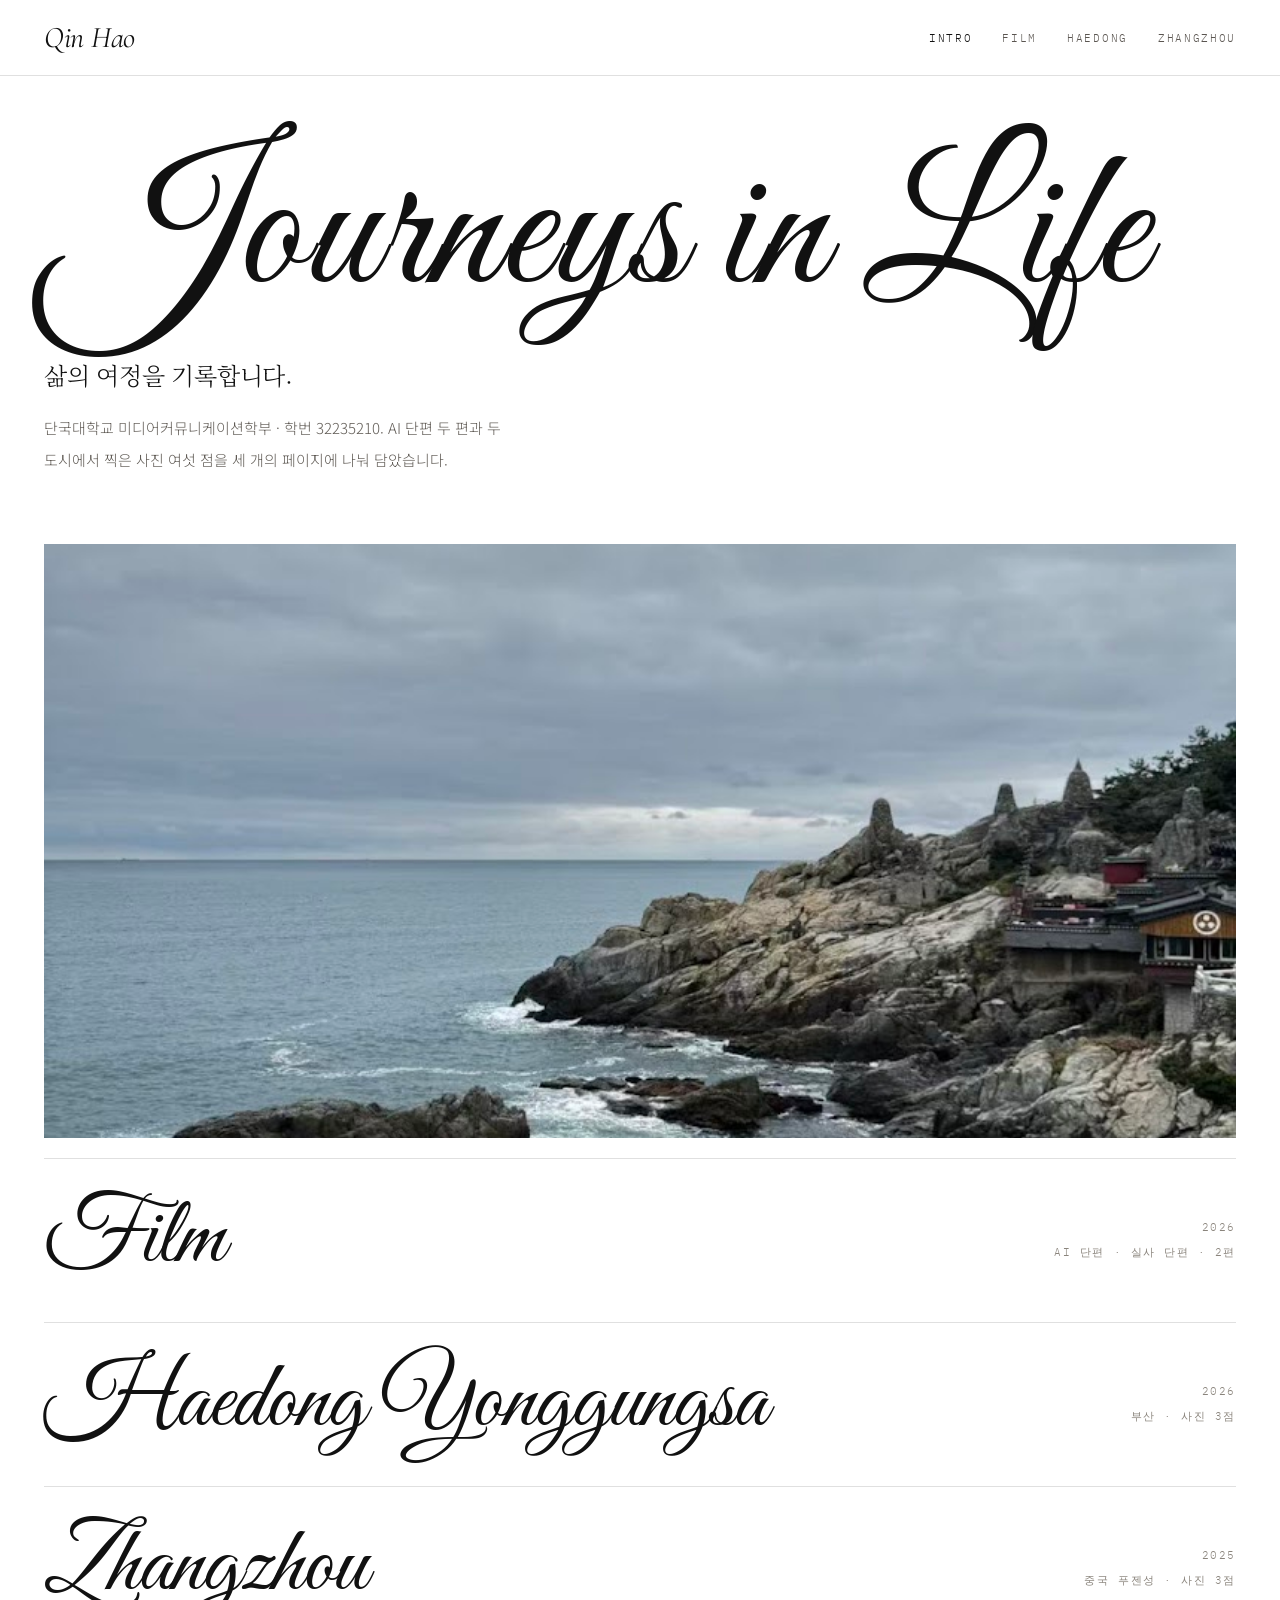
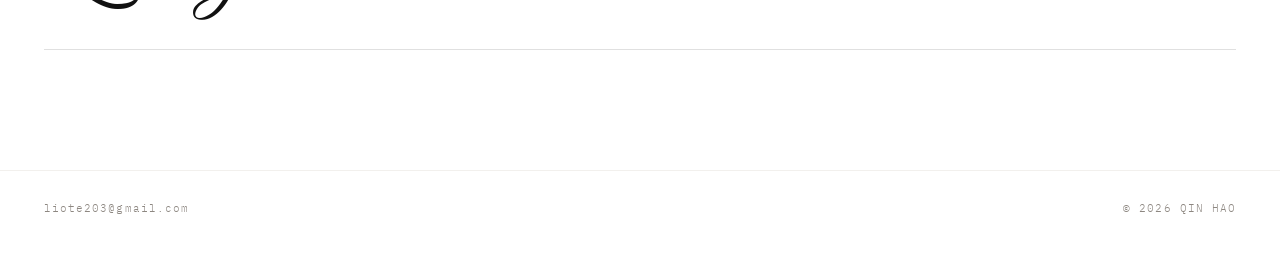
<file: index.html>
<!DOCTYPE html>
<html lang="ko"><head><meta charset="utf-8">
<meta name="viewport" content="width=device-width,initial-scale=1">
<title>Journeys in Life | 친하오</title>
<link rel="stylesheet" href="style.css"></head>
<body>
<header class="menu">
  <a class="brand" href="index.html">Qin Hao</a>
  <nav>
    <a class="on" href="index.html">Intro</a>
    <a href="film.html">Film</a>
    <a href="haedong.html">Haedong</a>
    <a href="zhangzhou.html">Zhangzhou</a>
  </nav>
</header>

<section class="hero">
  <h1 class="script up">Journeys in Life</h1>
  <p class="kr up d1">삶의 여정을 기록합니다.</p>
  <p class="lede up d2">단국대학교 미디어커뮤니케이션학부 · 학번 32235210. AI 단편 두 편과 두 도시에서 찍은 사진 여섯 점을 세 개의 페이지에 나눠 담았습니다.</p>
</section>

<section class="banner zoom up"><img src="img/p1.jpg" alt="해동용궁사에서"></section>

<section class="entries">
  <a class="entry up" href="film.html">
    <h2>Film</h2>
    <span class="meta">2026<br>AI 단편 · 실사 단편 · 2편</span>
  </a>
  <a class="entry up d1" href="haedong.html">
    <h2>Haedong Yonggungsa</h2>
    <span class="meta">2026<br>부산 · 사진 3점</span>
  </a>
  <a class="entry up d2" href="zhangzhou.html">
    <h2>Zhangzhou</h2>
    <span class="meta">2025<br>중국 푸젠성 · 사진 3점</span>
  </a>
</section>

<footer>
  <span>liote203@gmail.com</span>
  <span>© 2026 QIN HAO</span>
</footer>
<script src="app.js"></script>
</body></html>
</file>
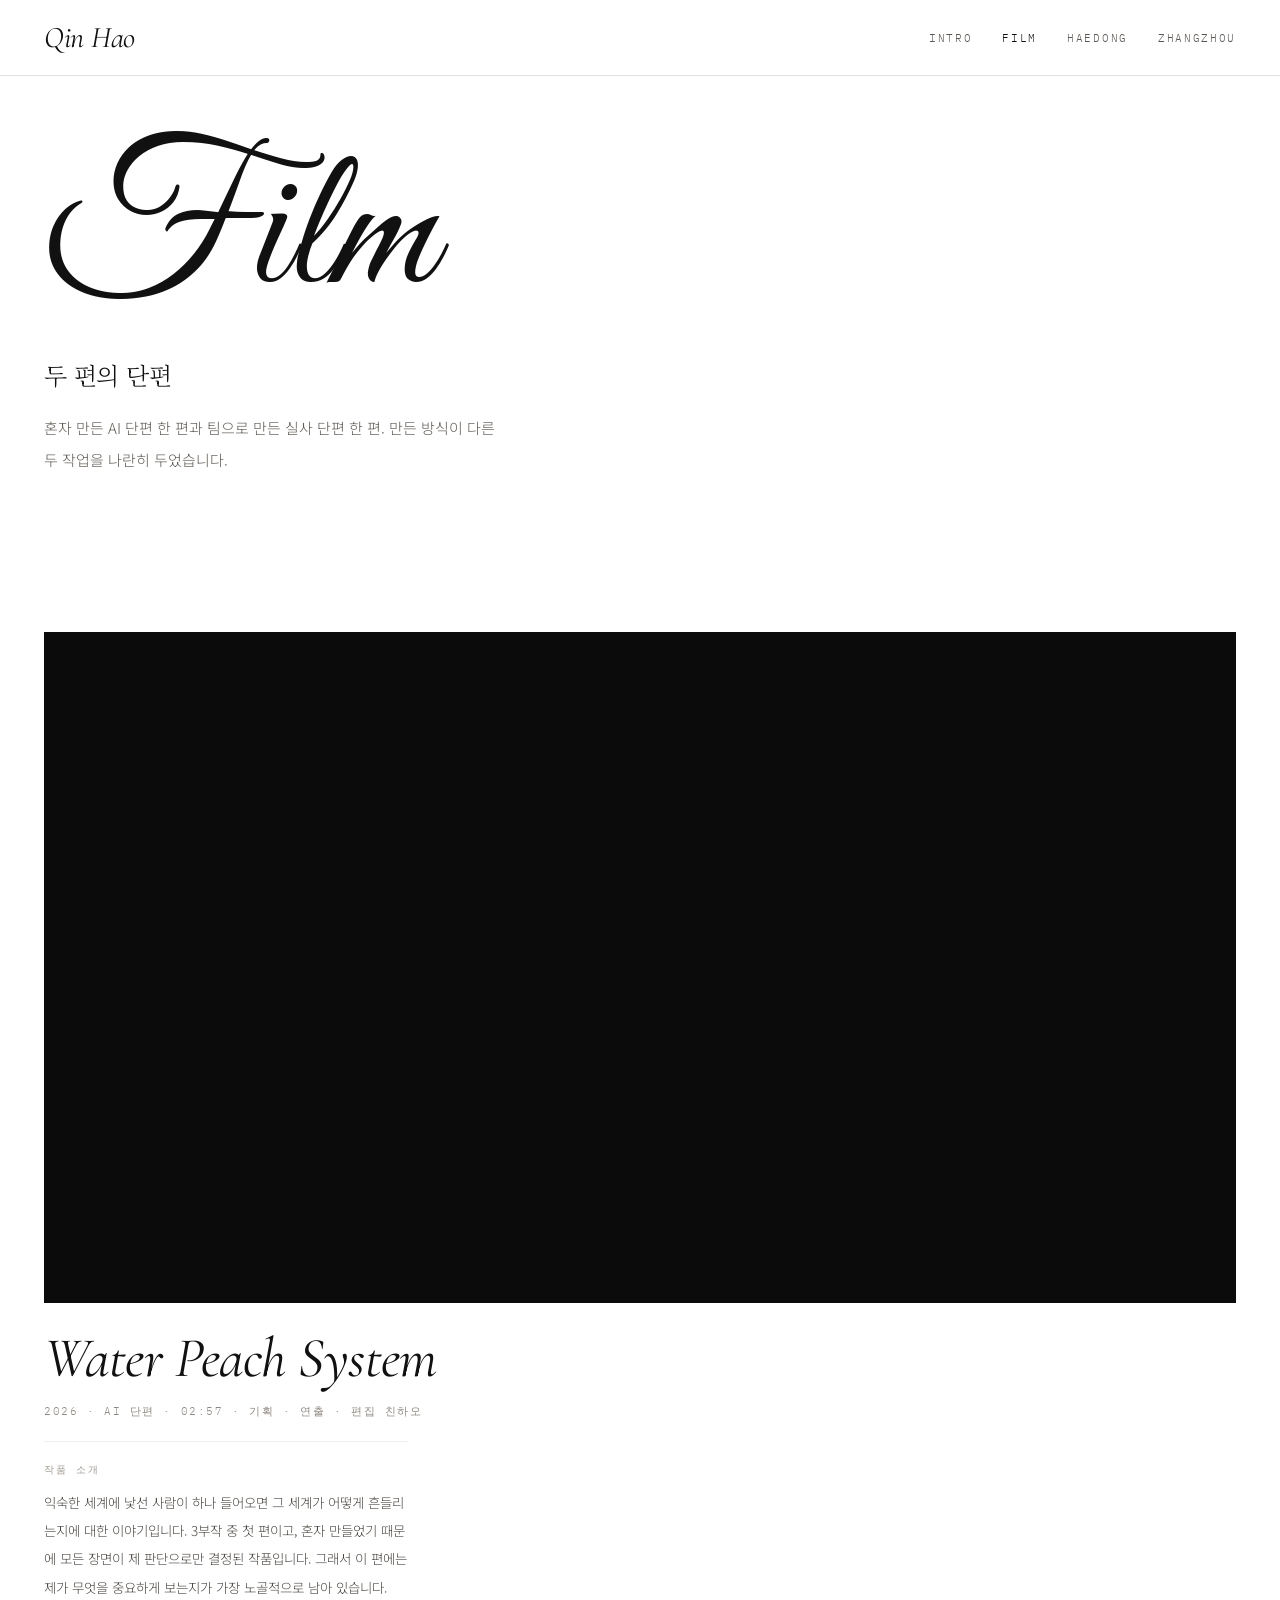
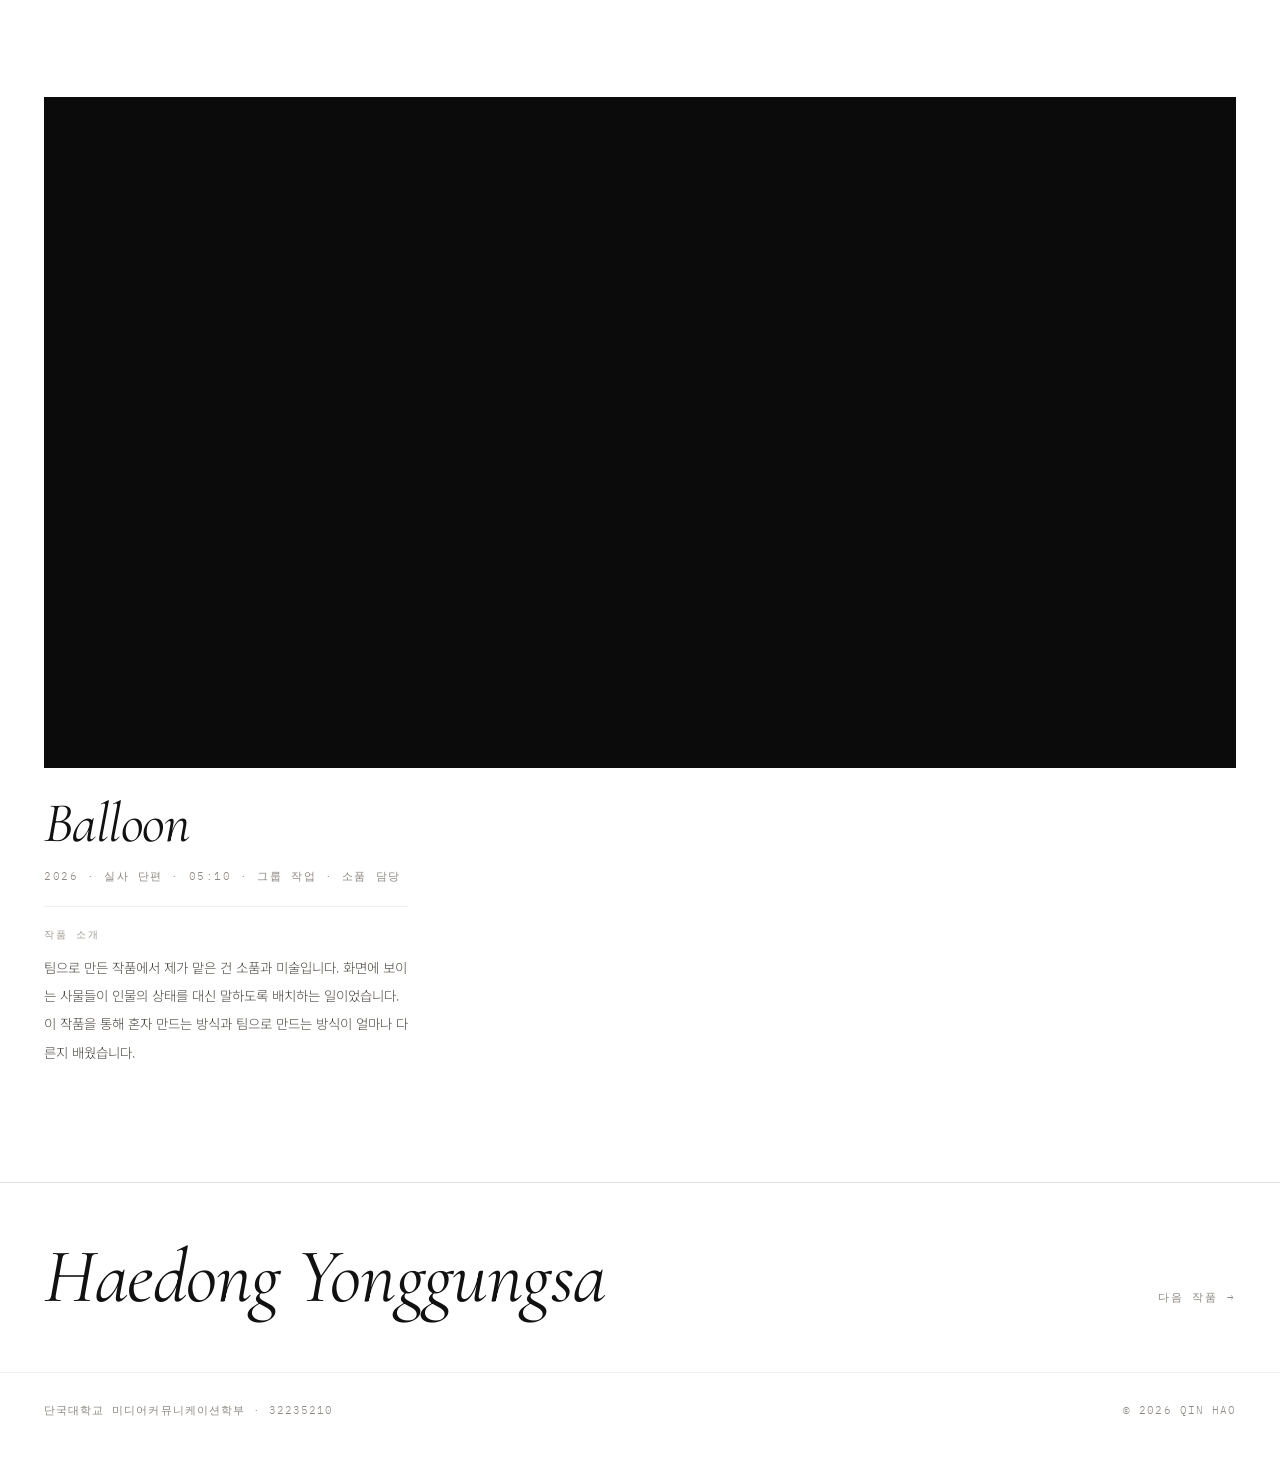
<file: film.html>
<!DOCTYPE html>
<html lang="ko"><head><meta charset="utf-8">
<meta name="viewport" content="width=device-width,initial-scale=1">
<title>Film | 친하오</title>
<link rel="stylesheet" href="style.css"></head>
<body>
<header class="menu">
  <a class="brand" href="index.html">Qin Hao</a>
  <nav>
    <a href="index.html">Intro</a>
    <a class="on" href="film.html">Film</a>
    <a href="haedong.html">Haedong</a>
    <a href="zhangzhou.html">Zhangzhou</a>
  </nav>
</header>

<section class="hero">
  <h1 class="script up">Film</h1>
  <p class="kr up d1">두 편의 단편</p>
  <p class="lede up d2">혼자 만든 AI 단편 한 편과 팀으로 만든 실사 단편 한 편. 만든 방식이 다른 두 작업을 나란히 두었습니다.</p>
</section>

<section class="films">
  <article class="film up">
    <div class="frame"><iframe src="https://www.youtube.com/embed/rHgSBtTOkzI" title="수밀도 시스템 제1화" allowfullscreen loading="lazy"></iframe></div>
    <h3>Water Peach System</h3>
    <p class="line">2026 · AI 단편 · 02:57 · 기획 · 연출 · 편집 친하오</p>
    <p class="note"><span class="note-label">작품 소개</span>익숙한 세계에 낯선 사람이 하나 들어오면 그 세계가 어떻게 흔들리는지에 대한 이야기입니다. 3부작 중 첫 편이고, 혼자 만들었기 때문에 모든 장면이 제 판단으로만 결정된 작품입니다. 그래서 이 편에는 제가 무엇을 중요하게 보는지가 가장 노골적으로 남아 있습니다.</p>
  </article>

  <article class="film up">
    <div class="frame"><iframe src="https://www.youtube.com/embed/3GRrTamVjPs" title="풍선" allowfullscreen loading="lazy"></iframe></div>
    <h3>Balloon</h3>
    <p class="line">2026 · 실사 단편 · 05:10 · 그룹 작업 · 소품 담당</p>
    <p class="note"><span class="note-label">작품 소개</span>팀으로 만든 작품에서 제가 맡은 건 소품과 미술입니다. 화면에 보이는 사물들이 인물의 상태를 대신 말하도록 배치하는 일이었습니다. 이 작품을 통해 혼자 만드는 방식과 팀으로 만드는 방식이 얼마나 다른지 배웠습니다.</p>
  </article>
</section>

<a class="next" href="haedong.html">
  <span class="script">Haedong Yonggungsa</span>
  <span class="mono">다음 작품 →</span>
</a>

<footer>
  <span>단국대학교 미디어커뮤니케이션학부 · 32235210</span>
  <span>© 2026 QIN HAO</span>
</footer>
<script src="app.js"></script>
</body></html>
</file>
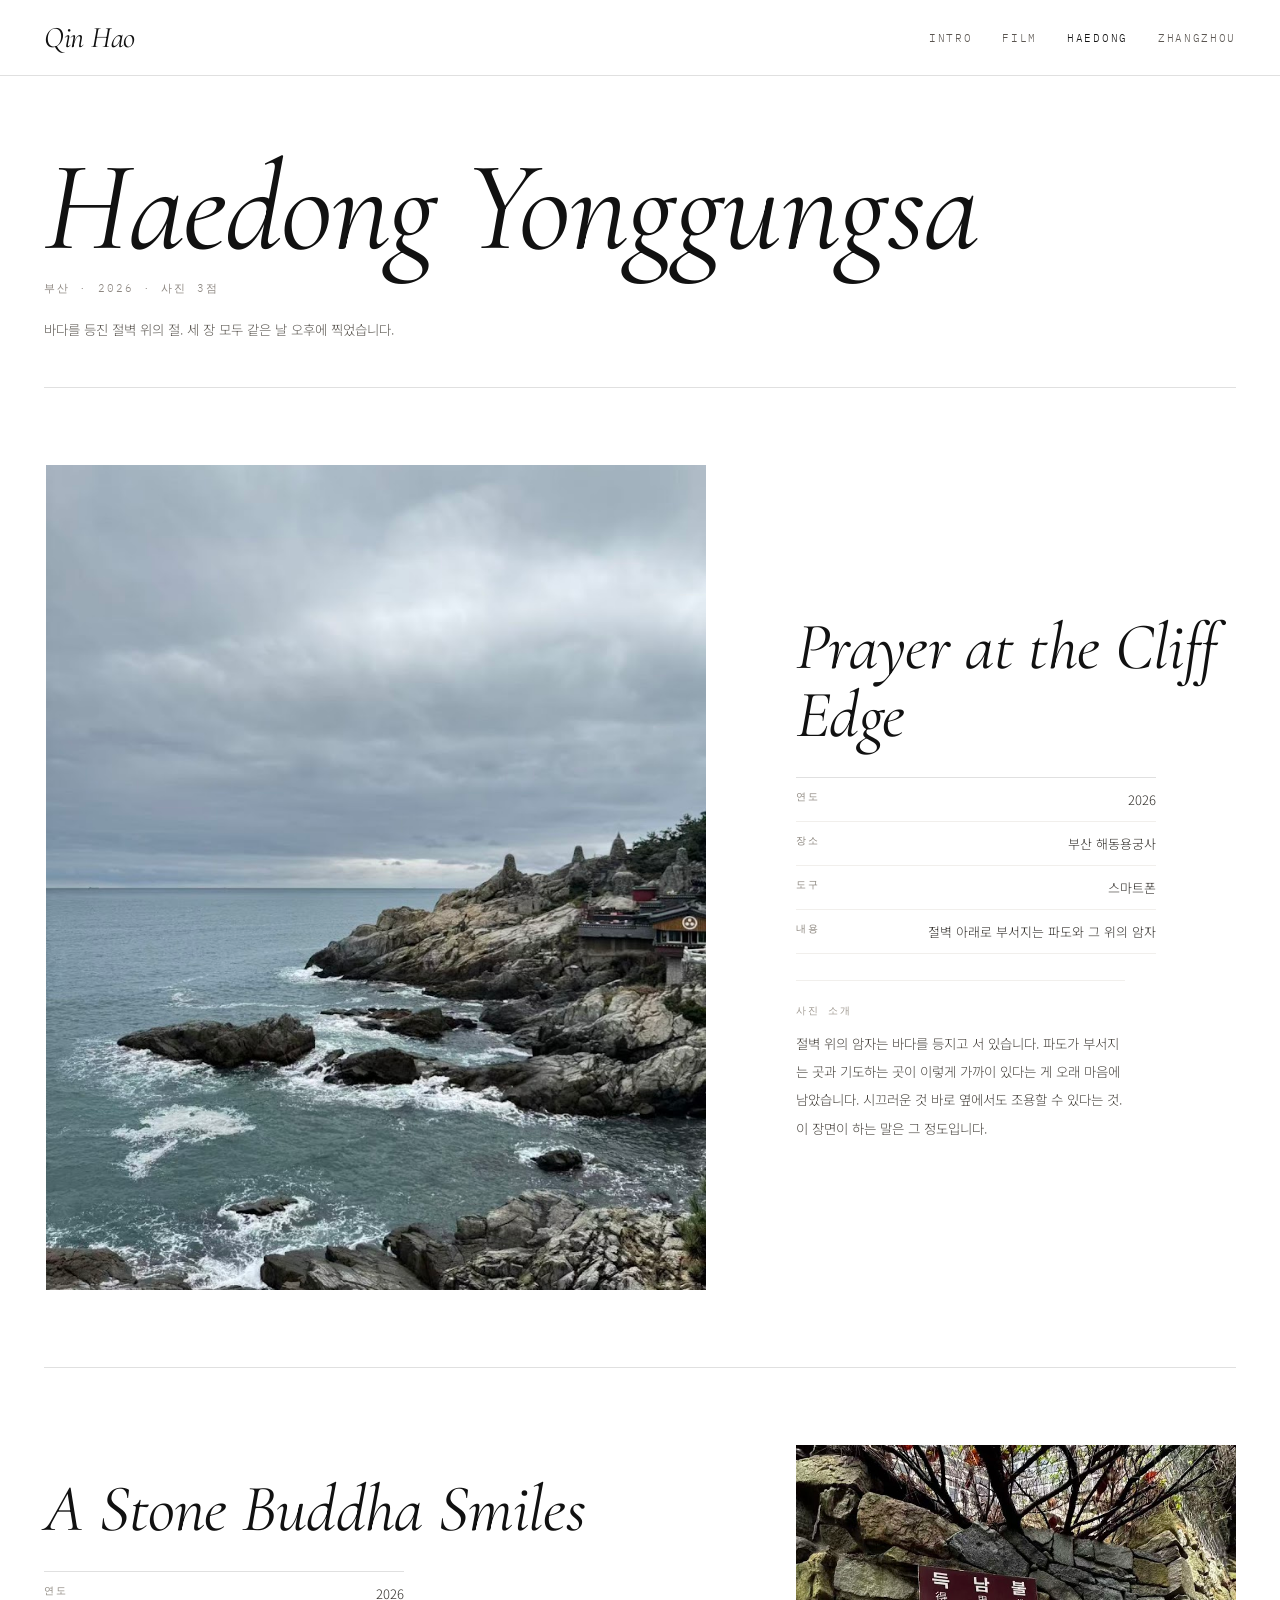
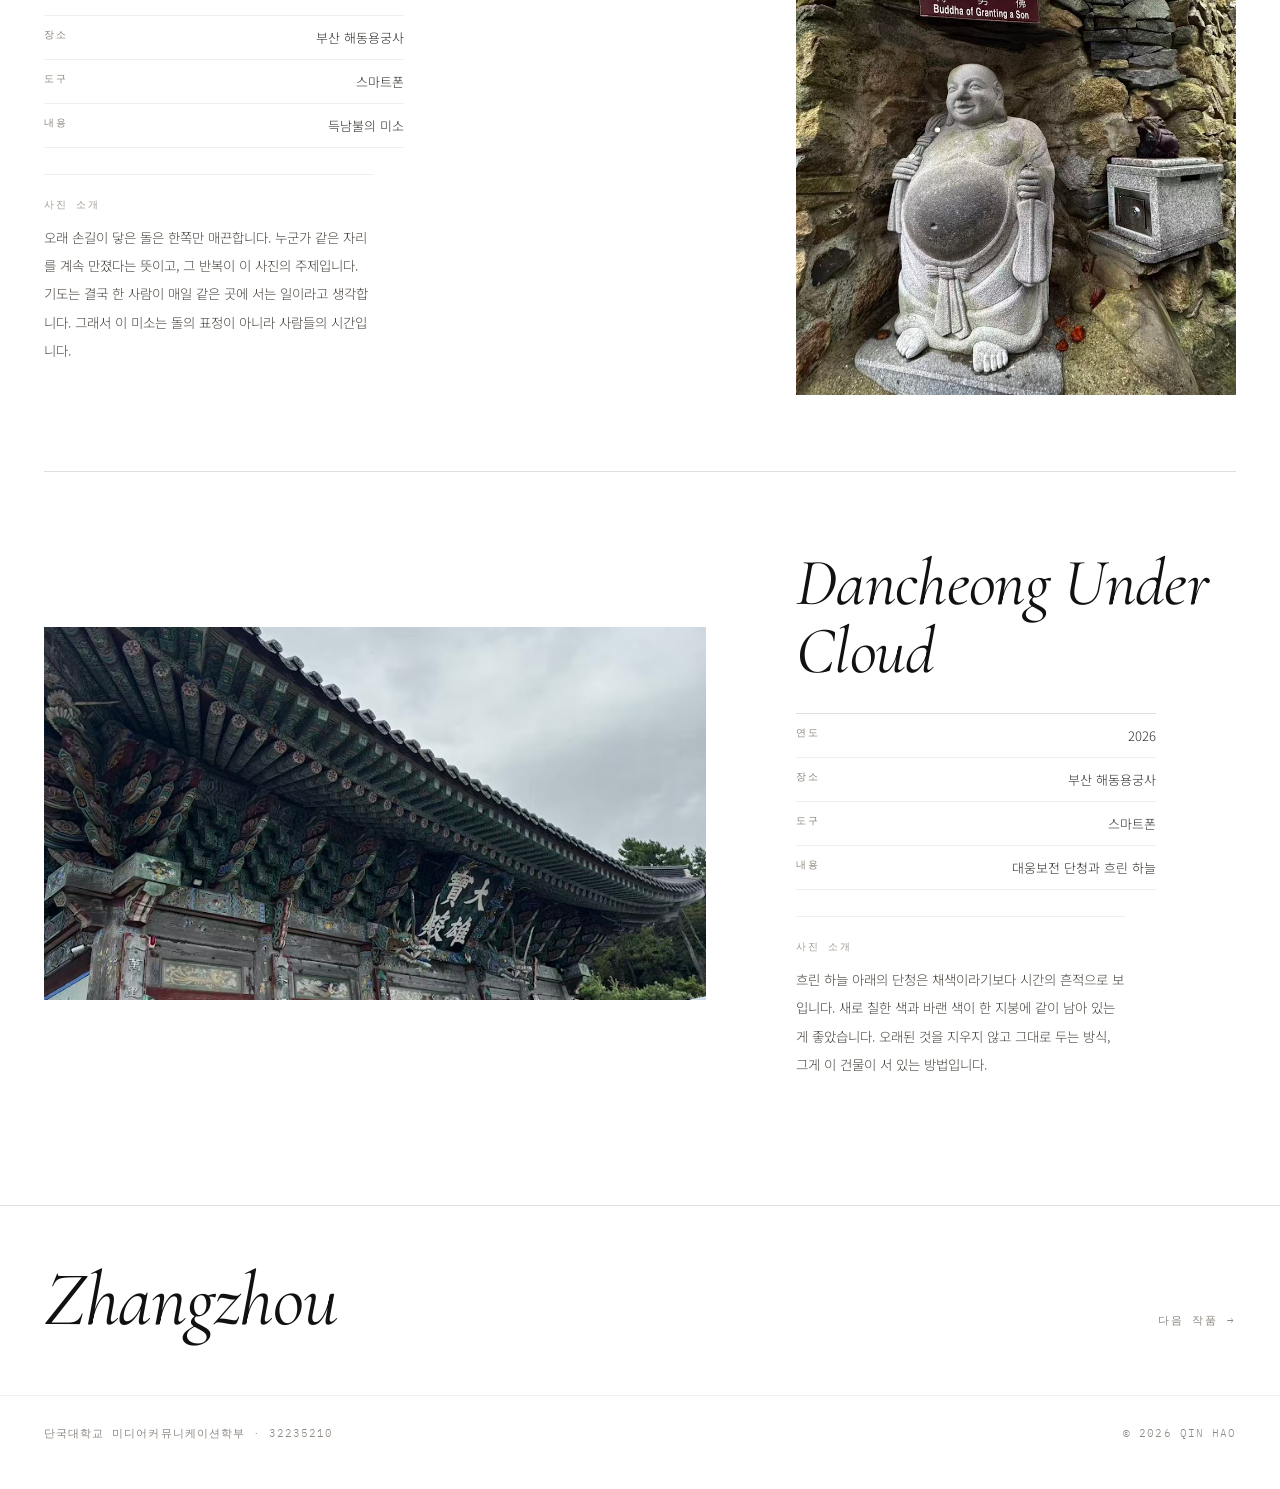
<file: haedong.html>
<!DOCTYPE html>
<html lang="ko"><head><meta charset="utf-8">
<meta name="viewport" content="width=device-width,initial-scale=1">
<title>Haedong Yonggungsa | 친하오</title>
<link rel="stylesheet" href="style.css"></head>
<body>
<header class="menu">
  <a class="brand" href="index.html">Qin Hao</a>
  <nav>
    <a href="index.html">Intro</a>
    <a href="film.html">Film</a>
    <a class="on" href="haedong.html">Haedong</a>
    <a href="zhangzhou.html">Zhangzhou</a>
  </nav>
</header>

<section class="head">
  <h1 class="script up">Haedong Yonggungsa</h1>
  <p class="sub up d1">부산 · 2026 · 사진 3점</p>
  <p class="lede up d2">바다를 등진 절벽 위의 절. 세 장 모두 같은 날 오후에 찍었습니다.</p>
</section>

<section class="works">
  <article class="work up">
    <div class="pic zoom"><img src="img/p1.jpg" alt="절벽 끝의 기도"></div>
    <div class="txt">
      <h3>Prayer at the Cliff Edge</h3>
      <ul class="spec">
        <li><b>연도</b>2026</li>
        <li><b>장소</b>부산 해동용궁사</li>
        <li><b>도구</b>스마트폰</li>
        <li><b>내용</b>절벽 아래로 부서지는 파도와 그 위의 암자</li>
      </ul>
      <p class="note"><span class="note-label">사진 소개</span>절벽 위의 암자는 바다를 등지고 서 있습니다. 파도가 부서지는 곳과 기도하는 곳이 이렇게 가까이 있다는 게 오래 마음에 남았습니다. 시끄러운 것 바로 옆에서도 조용할 수 있다는 것. 이 장면이 하는 말은 그 정도입니다.</p>
    </div>
  </article>

  <article class="work flip up">
    <div class="pic zoom"><img src="img/p2.jpg" alt="돌부처의 미소"></div>
    <div class="txt">
      <h3>A Stone Buddha Smiles</h3>
      <ul class="spec">
        <li><b>연도</b>2026</li>
        <li><b>장소</b>부산 해동용궁사</li>
        <li><b>도구</b>스마트폰</li>
        <li><b>내용</b>득남불의 미소</li>
      </ul>
      <p class="note"><span class="note-label">사진 소개</span>오래 손길이 닿은 돌은 한쪽만 매끈합니다. 누군가 같은 자리를 계속 만졌다는 뜻이고, 그 반복이 이 사진의 주제입니다. 기도는 결국 한 사람이 매일 같은 곳에 서는 일이라고 생각합니다. 그래서 이 미소는 돌의 표정이 아니라 사람들의 시간입니다.</p>
    </div>
  </article>

  <article class="work up">
    <div class="pic wide zoom"><img src="img/p3.jpg" alt="단청 위로 흐린 하늘"></div>
    <div class="txt">
      <h3>Dancheong Under Cloud</h3>
      <ul class="spec">
        <li><b>연도</b>2026</li>
        <li><b>장소</b>부산 해동용궁사</li>
        <li><b>도구</b>스마트폰</li>
        <li><b>내용</b>대웅보전 단청과 흐린 하늘</li>
      </ul>
      <p class="note"><span class="note-label">사진 소개</span>흐린 하늘 아래의 단청은 채색이라기보다 시간의 흔적으로 보입니다. 새로 칠한 색과 바랜 색이 한 지붕에 같이 남아 있는 게 좋았습니다. 오래된 것을 지우지 않고 그대로 두는 방식, 그게 이 건물이 서 있는 방법입니다.</p>
    </div>
  </article>
</section>

<a class="next" href="zhangzhou.html">
  <span class="script">Zhangzhou</span>
  <span class="mono">다음 작품 →</span>
</a>

<footer>
  <span>단국대학교 미디어커뮤니케이션학부 · 32235210</span>
  <span>© 2026 QIN HAO</span>
</footer>
<script src="app.js"></script>
</body></html>
</file>
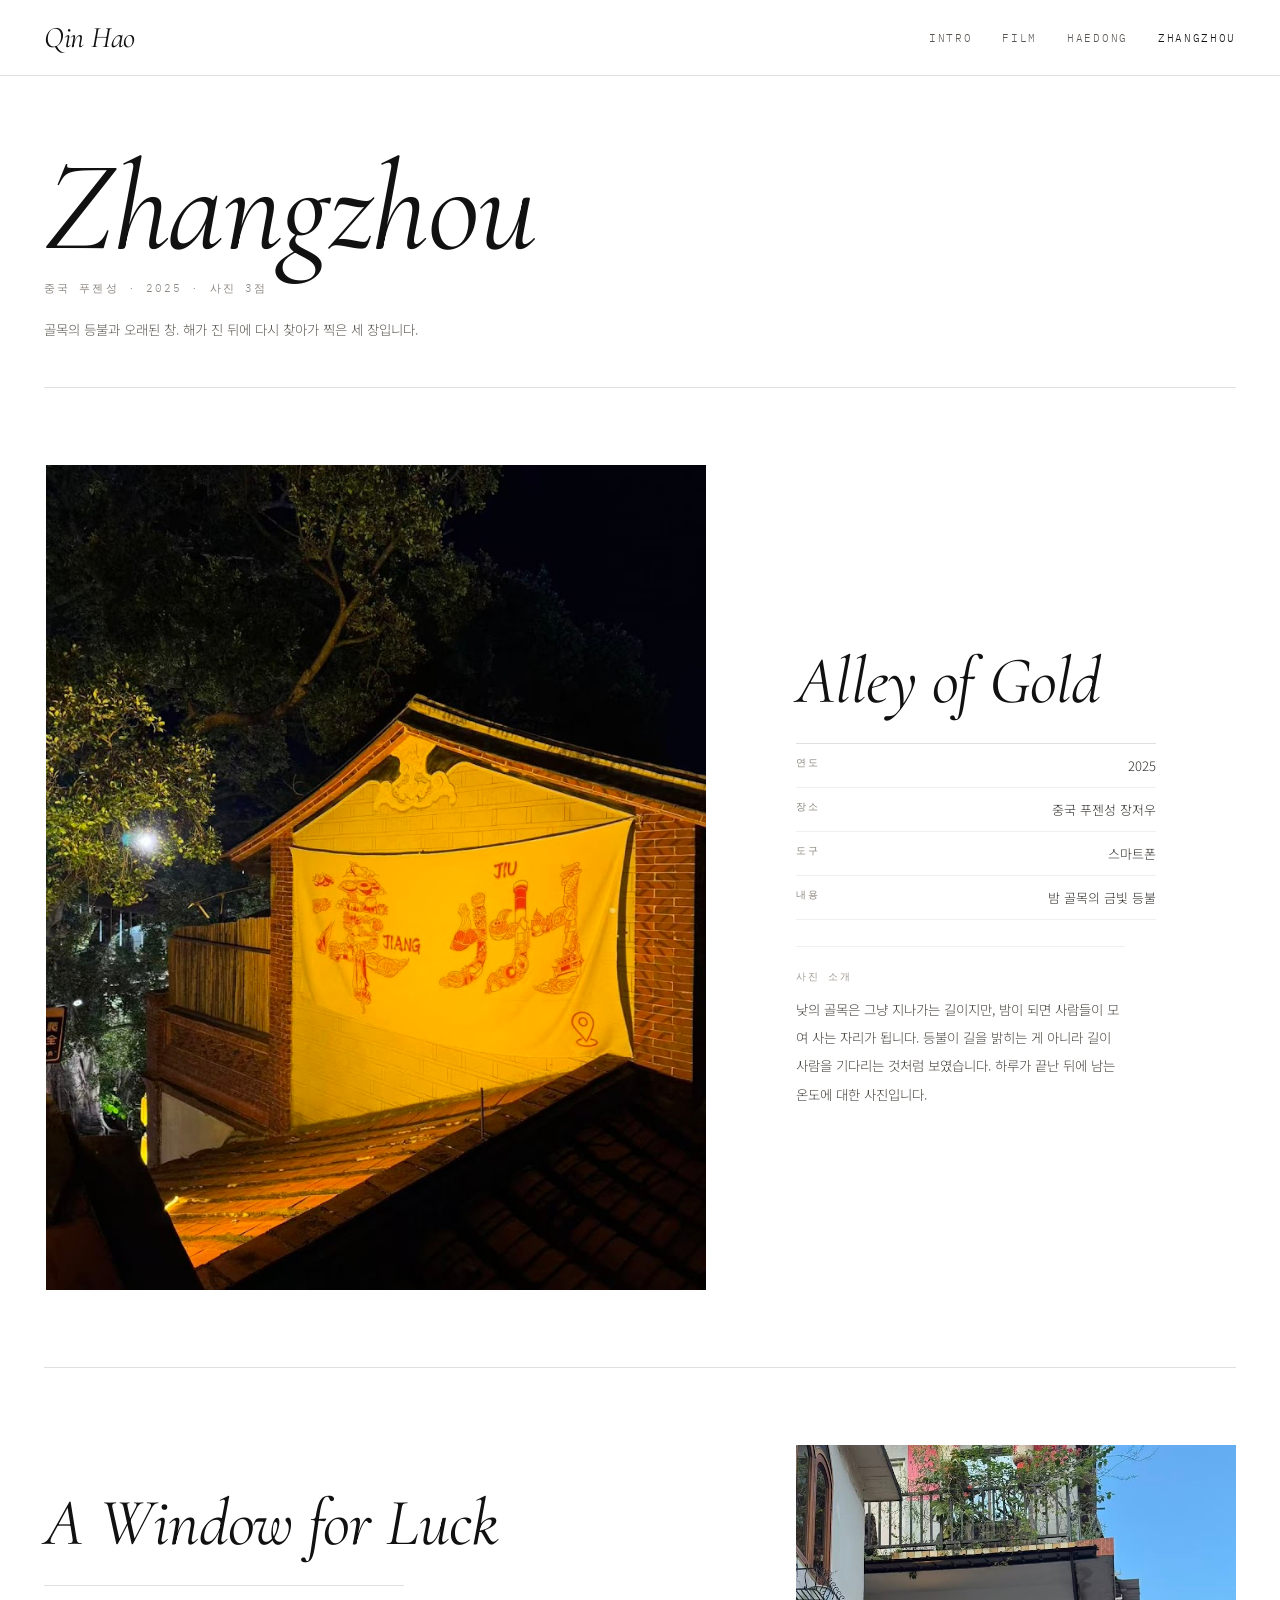
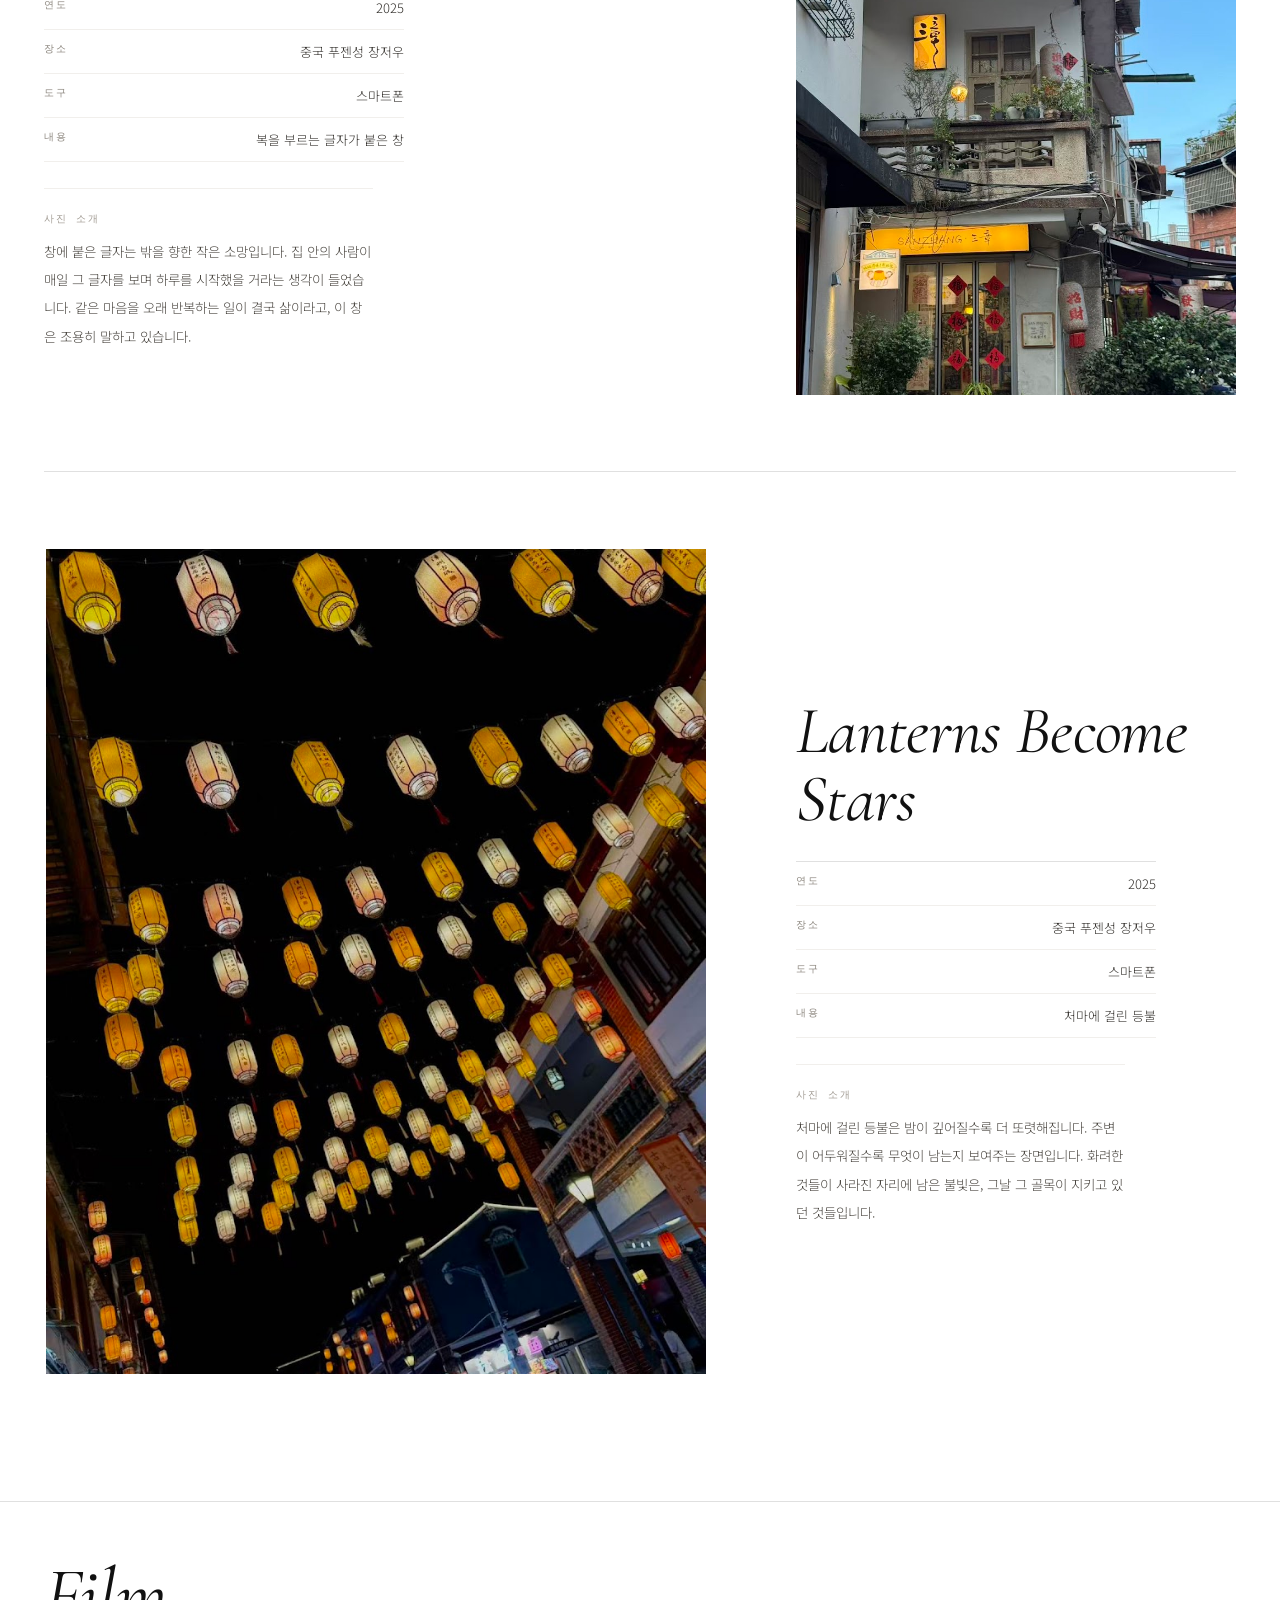
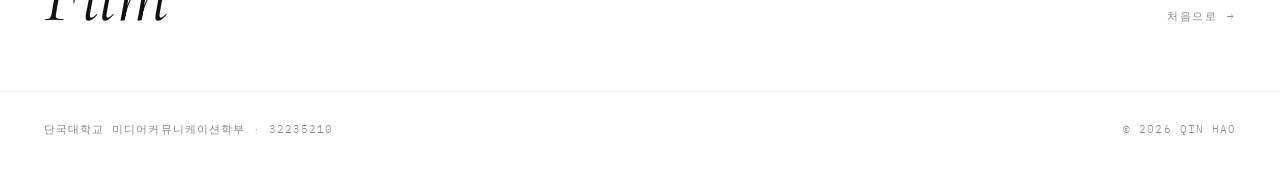
<file: zhangzhou.html>
<!DOCTYPE html>
<html lang="ko"><head><meta charset="utf-8">
<meta name="viewport" content="width=device-width,initial-scale=1">
<title>Zhangzhou | 친하오</title>
<link rel="stylesheet" href="style.css"></head>
<body>
<header class="menu">
  <a class="brand" href="index.html">Qin Hao</a>
  <nav>
    <a href="index.html">Intro</a>
    <a href="film.html">Film</a>
    <a href="haedong.html">Haedong</a>
    <a class="on" href="zhangzhou.html">Zhangzhou</a>
  </nav>
</header>

<section class="head">
  <h1 class="script up">Zhangzhou</h1>
  <p class="sub up d1">중국 푸젠성 · 2025 · 사진 3점</p>
  <p class="lede up d2">골목의 등불과 오래된 창. 해가 진 뒤에 다시 찾아가 찍은 세 장입니다.</p>
</section>

<section class="works">
  <article class="work up">
    <div class="pic zoom"><img src="img/p4.jpg" alt="금빛으로 물든 골목"></div>
    <div class="txt">
      <h3>Alley of Gold</h3>
      <ul class="spec">
        <li><b>연도</b>2025</li>
        <li><b>장소</b>중국 푸젠성 장저우</li>
        <li><b>도구</b>스마트폰</li>
        <li><b>내용</b>밤 골목의 금빛 등불</li>
      </ul>
      <p class="note"><span class="note-label">사진 소개</span>낮의 골목은 그냥 지나가는 길이지만, 밤이 되면 사람들이 모여 사는 자리가 됩니다. 등불이 길을 밝히는 게 아니라 길이 사람을 기다리는 것처럼 보였습니다. 하루가 끝난 뒤에 남는 온도에 대한 사진입니다.</p>
    </div>
  </article>

  <article class="work flip up">
    <div class="pic zoom"><img src="img/p5.jpg" alt="복을 부르는 창"></div>
    <div class="txt">
      <h3>A Window for Luck</h3>
      <ul class="spec">
        <li><b>연도</b>2025</li>
        <li><b>장소</b>중국 푸젠성 장저우</li>
        <li><b>도구</b>스마트폰</li>
        <li><b>내용</b>복을 부르는 글자가 붙은 창</li>
      </ul>
      <p class="note"><span class="note-label">사진 소개</span>창에 붙은 글자는 밖을 향한 작은 소망입니다. 집 안의 사람이 매일 그 글자를 보며 하루를 시작했을 거라는 생각이 들었습니다. 같은 마음을 오래 반복하는 일이 결국 삶이라고, 이 창은 조용히 말하고 있습니다.</p>
    </div>
  </article>

  <article class="work up">
    <div class="pic zoom"><img src="img/p6.jpg" alt="등불이 별이 된 밤"></div>
    <div class="txt">
      <h3>Lanterns Become Stars</h3>
      <ul class="spec">
        <li><b>연도</b>2025</li>
        <li><b>장소</b>중국 푸젠성 장저우</li>
        <li><b>도구</b>스마트폰</li>
        <li><b>내용</b>처마에 걸린 등불</li>
      </ul>
      <p class="note"><span class="note-label">사진 소개</span>처마에 걸린 등불은 밤이 깊어질수록 더 또렷해집니다. 주변이 어두워질수록 무엇이 남는지 보여주는 장면입니다. 화려한 것들이 사라진 자리에 남은 불빛은, 그날 그 골목이 지키고 있던 것들입니다.</p>
    </div>
  </article>
</section>

<a class="next" href="film.html">
  <span class="script">Film</span>
  <span class="mono">처음으로 →</span>
</a>

<footer>
  <span>단국대학교 미디어커뮤니케이션학부 · 32235210</span>
  <span>© 2026 QIN HAO</span>
</footer>
<script src="app.js"></script>
</body></html>
</file>
<file: style.css>
@import url('https://fonts.googleapis.com/css2?family=Great+Vibes&family=Cormorant+Garamond:ital,wght@0,400;1,300;1,400&family=Noto+Serif+KR:wght@300;400&family=Noto+Sans+KR:wght@300;400&family=IBM+Plex+Mono:wght@400&display=swap');

:root{
  --paper:#ffffff;
  --ink:#111111;
  --muted:#8d8781;
  --line:rgba(17,17,17,.13);
  --script:'Cormorant Garamond', serif;
  --flourish:'Great Vibes', cursive;
  --serif:'Noto Serif KR', serif;
  --sans:'Noto Sans KR', sans-serif;
  --mono:'IBM Plex Mono', monospace;
  --ease:cubic-bezier(.22,.61,.36,1);
}
*{margin:0;padding:0;box-sizing:border-box}
.script,.entry h2,.film h3,.work h3,.next .script,.menu .brand{font-style:italic;font-weight:400;letter-spacing:-.01em}
body{background:var(--paper);color:var(--ink);font-family:var(--sans);font-weight:300;
  -webkit-font-smoothing:antialiased;overflow-x:hidden}
img{display:block;width:100%;height:100%;object-fit:cover;background:#f2f1ef}
a{color:inherit;text-decoration:none}

/* nav */
.menu{position:fixed;inset:0 0 auto;height:76px;display:flex;align-items:center;justify-content:space-between;
  padding:0 44px;background:rgba(255,255,255,.92);backdrop-filter:blur(10px);border-bottom:1px solid var(--line);z-index:30}
.menu .brand{font-family:var(--script);font-size:30px;line-height:1}
.menu nav{display:flex;gap:30px;font-family:var(--mono);font-size:10.5px;letter-spacing:.16em;text-transform:uppercase}
.menu nav a{color:#5a5550}
.menu nav a.on,.menu nav a:hover{color:var(--ink)}

/* hero */
.hero{padding:150px 44px 60px}
.hero .script{font-family:var(--flourish);font-style:normal;font-weight:400;font-size:clamp(72px,15.5vw,208px);line-height:.88;letter-spacing:.01em}
.hero .kr{margin-top:32px;font-family:var(--serif);font-size:clamp(19px,2vw,24px);font-weight:300;letter-spacing:-.01em}
.hero .lede{margin-top:20px;max-width:58ch;font-size:15px;line-height:2.15;color:#5f5a54}

/* home banner */
.banner{margin:8px 44px 0;height:min(66vh,620px);overflow:hidden}
.banner img{width:100%;height:100%;object-fit:cover}

/* entries */
.entries{padding:20px 44px 120px}
.entry{display:grid;grid-template-columns:1fr 300px;gap:40px;align-items:center;
  padding:34px 0;border-top:1px solid var(--line);transition:padding .5s var(--ease)}
.entry:last-child{border-bottom:1px solid var(--line)}
.entry:hover{padding-left:18px}
.entry h2{font-family:var(--flourish);font-style:normal;font-size:clamp(50px,7.4vw,110px);line-height:1;font-weight:400}
.entry .meta{font-family:var(--mono);font-size:11px;letter-spacing:.14em;text-transform:uppercase;
  color:#8a847c;text-align:right;line-height:2.3}

/* page head (텍스트만) */
.head{padding:150px 44px 34px;max-width:1560px;margin:0 auto}
.head .script{font-family:var(--script);font-size:clamp(56px,10vw,140px);line-height:.9}
.head .sub{margin-top:16px;font-family:var(--mono);font-size:10.5px;letter-spacing:.2em;text-transform:uppercase;color:var(--muted)}
.head .lede{margin-top:20px;max-width:54ch;font-size:13.5px;line-height:2;color:#5c5852}

/* works: 사진 한 장 + 옆 여백(화려체 제목 + 상세 정보) */
.works{padding:10px 44px 50px;max-width:1560px;margin:0 auto}
.work{display:grid;grid-template-columns:minmax(0,1fr) minmax(300px,440px);
  gap:clamp(36px,7vw,120px);align-items:center;
  padding:clamp(48px,6vw,92px) 0;border-top:1px solid var(--line)}
.work.flip .pic{order:2}
.work.flip .txt{order:1}
.work .pic{aspect-ratio:4/5;max-width:660px;width:100%;justify-self:end}
.work.flip .pic{justify-self:start}
.work.wide .pic,.pic.wide{aspect-ratio:16/9;max-width:800px}
.work h3{font-family:var(--script);font-size:clamp(38px,5.2vw,74px);line-height:1.02;margin-bottom:28px}
.spec{list-style:none;border-top:1px solid var(--line);max-width:360px}
.spec li{display:flex;justify-content:space-between;gap:18px;padding:12px 0;border-bottom:1px solid #f1efec;
  font-size:13px;color:#33302c}
.spec b{font-family:var(--mono);font-weight:400;font-size:10px;letter-spacing:.15em;text-transform:uppercase;color:#8a847c}
.work .note{margin-top:26px;padding-top:20px;border-top:1px solid #f1efec;font-size:13.5px;line-height:2.1;
  color:#4a4640;max-width:47ch}
.note-label{display:block;margin-bottom:8px;font-family:var(--mono);font-size:9.5px;letter-spacing:.2em;
  text-transform:uppercase;color:#a09a92}

@media(max-width:860px){
  .work{grid-template-columns:1fr;gap:24px}
  .work.flip .pic,.work.flip .txt{order:0}
  .work .pic{justify-self:stretch;max-width:none}
  .head,.works,.hero,.entries,.films{padding-left:22px;padding-right:22px}
  .menu{padding:0 22px}
}

/* films */
.films{padding:96px 44px 20px}
.film{margin-bottom:96px}
.film .frame{aspect-ratio:16/9;overflow:hidden;background:#0b0b0c}
.film iframe{width:100%;height:100%;border:0}
.film h3{font-family:var(--script);font-size:clamp(34px,4.4vw,58px);line-height:1.05;margin:26px 0 16px}
.film .line{font-family:var(--mono);font-size:10.5px;letter-spacing:.15em;text-transform:uppercase;color:var(--muted)}
.film .note{margin-top:22px;padding-top:18px;border-top:1px solid #f1efec;font-size:13.5px;line-height:2.1;color:#4a4640;max-width:52ch}

/* next + footer */
.next{border-top:1px solid var(--line);padding:56px 44px;display:flex;justify-content:space-between;align-items:baseline}
.next .script{font-family:var(--script);font-size:clamp(40px,6vw,90px);line-height:1}
.next:hover .script{transform:translateX(12px);transition:transform .5s var(--ease)}
.next .mono{font-family:var(--mono);font-size:10.5px;letter-spacing:.18em;text-transform:uppercase;color:var(--muted)}
footer{padding:30px 44px 48px;border-top:1px solid #f2f0ed;display:flex;justify-content:space-between;
  font-family:var(--mono);font-size:10.5px;letter-spacing:.1em;color:var(--muted)}

/* motion: 위로 / 줌인 */
.up{opacity:0;transform:translateY(42px);transition:opacity .8s var(--ease),transform .9s var(--ease)}
.up.in{opacity:1;transform:none}
.zoom{overflow:hidden}
.zoom img{transform:scale(1.1);transition:transform 1.4s var(--ease)}
.zoom.in img{transform:scale(1)}
.d1{transition-delay:.12s}.d2{transition-delay:.24s}
</file>
